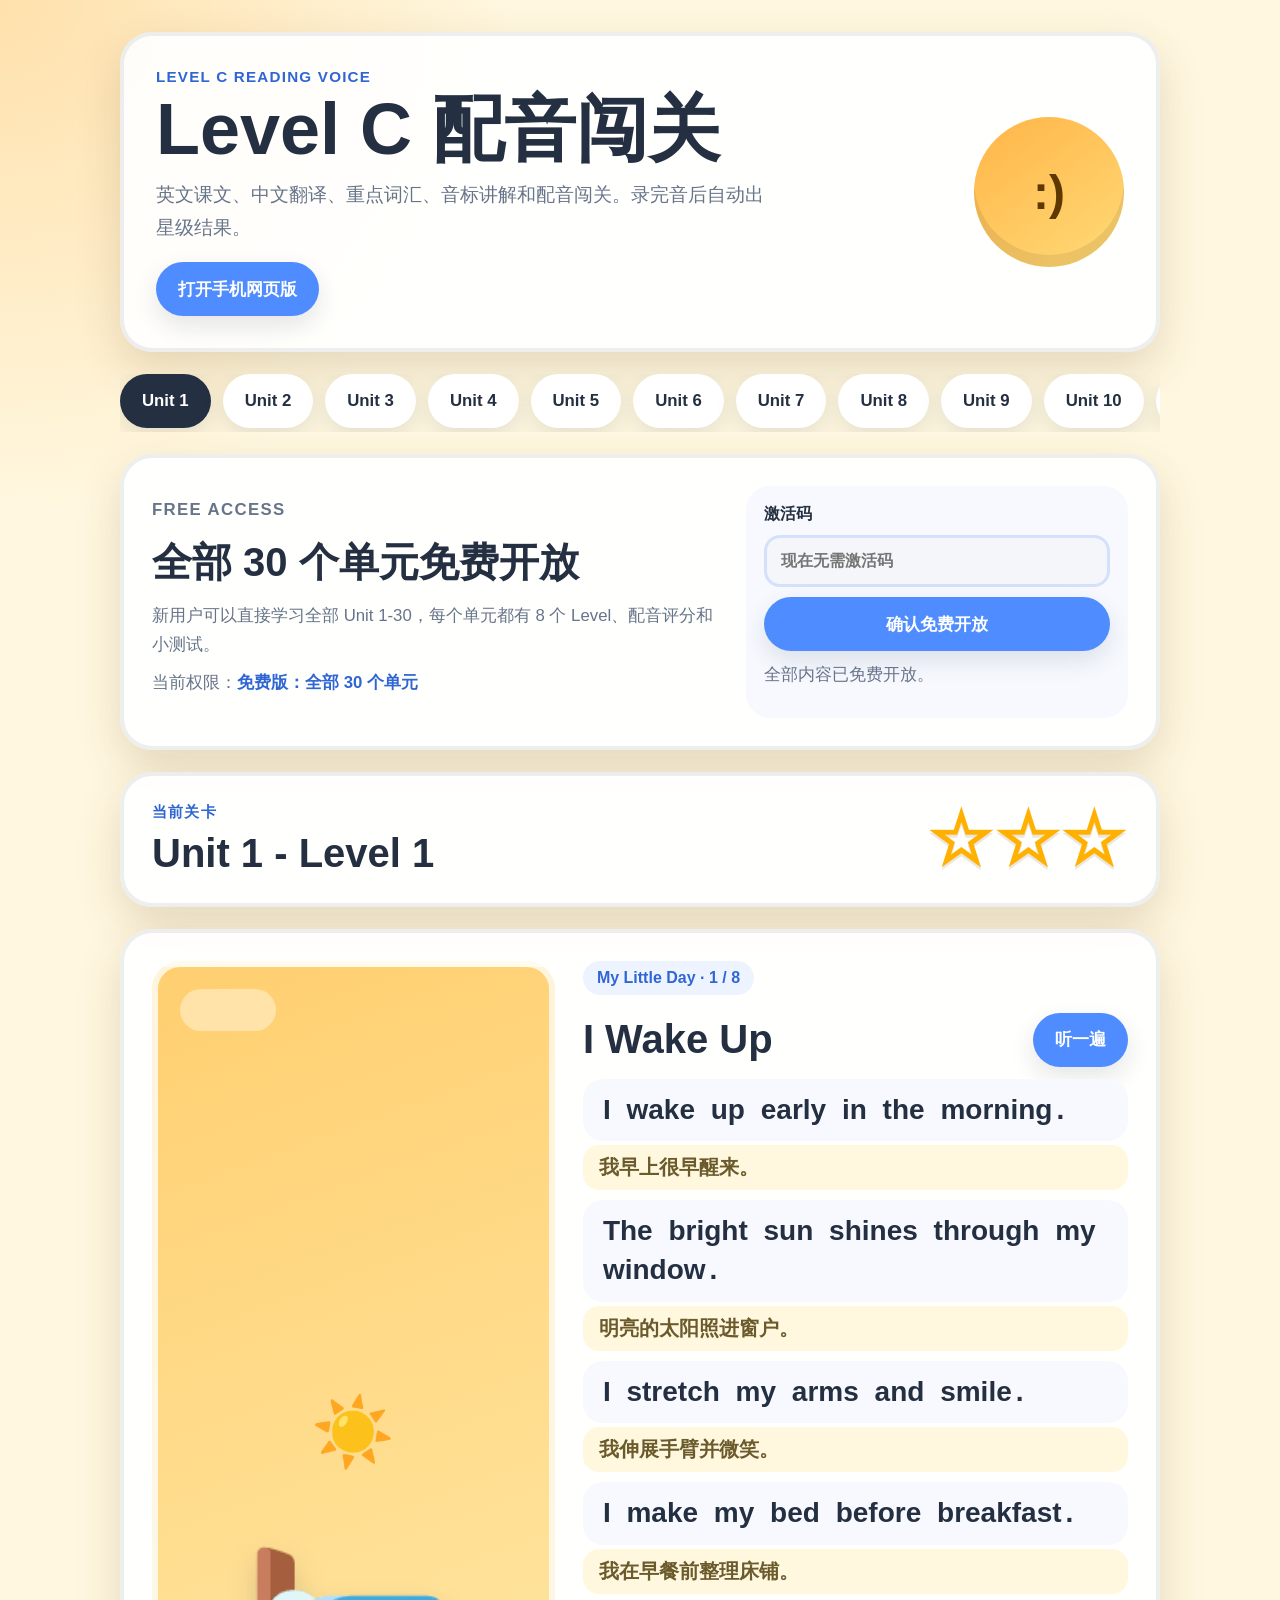
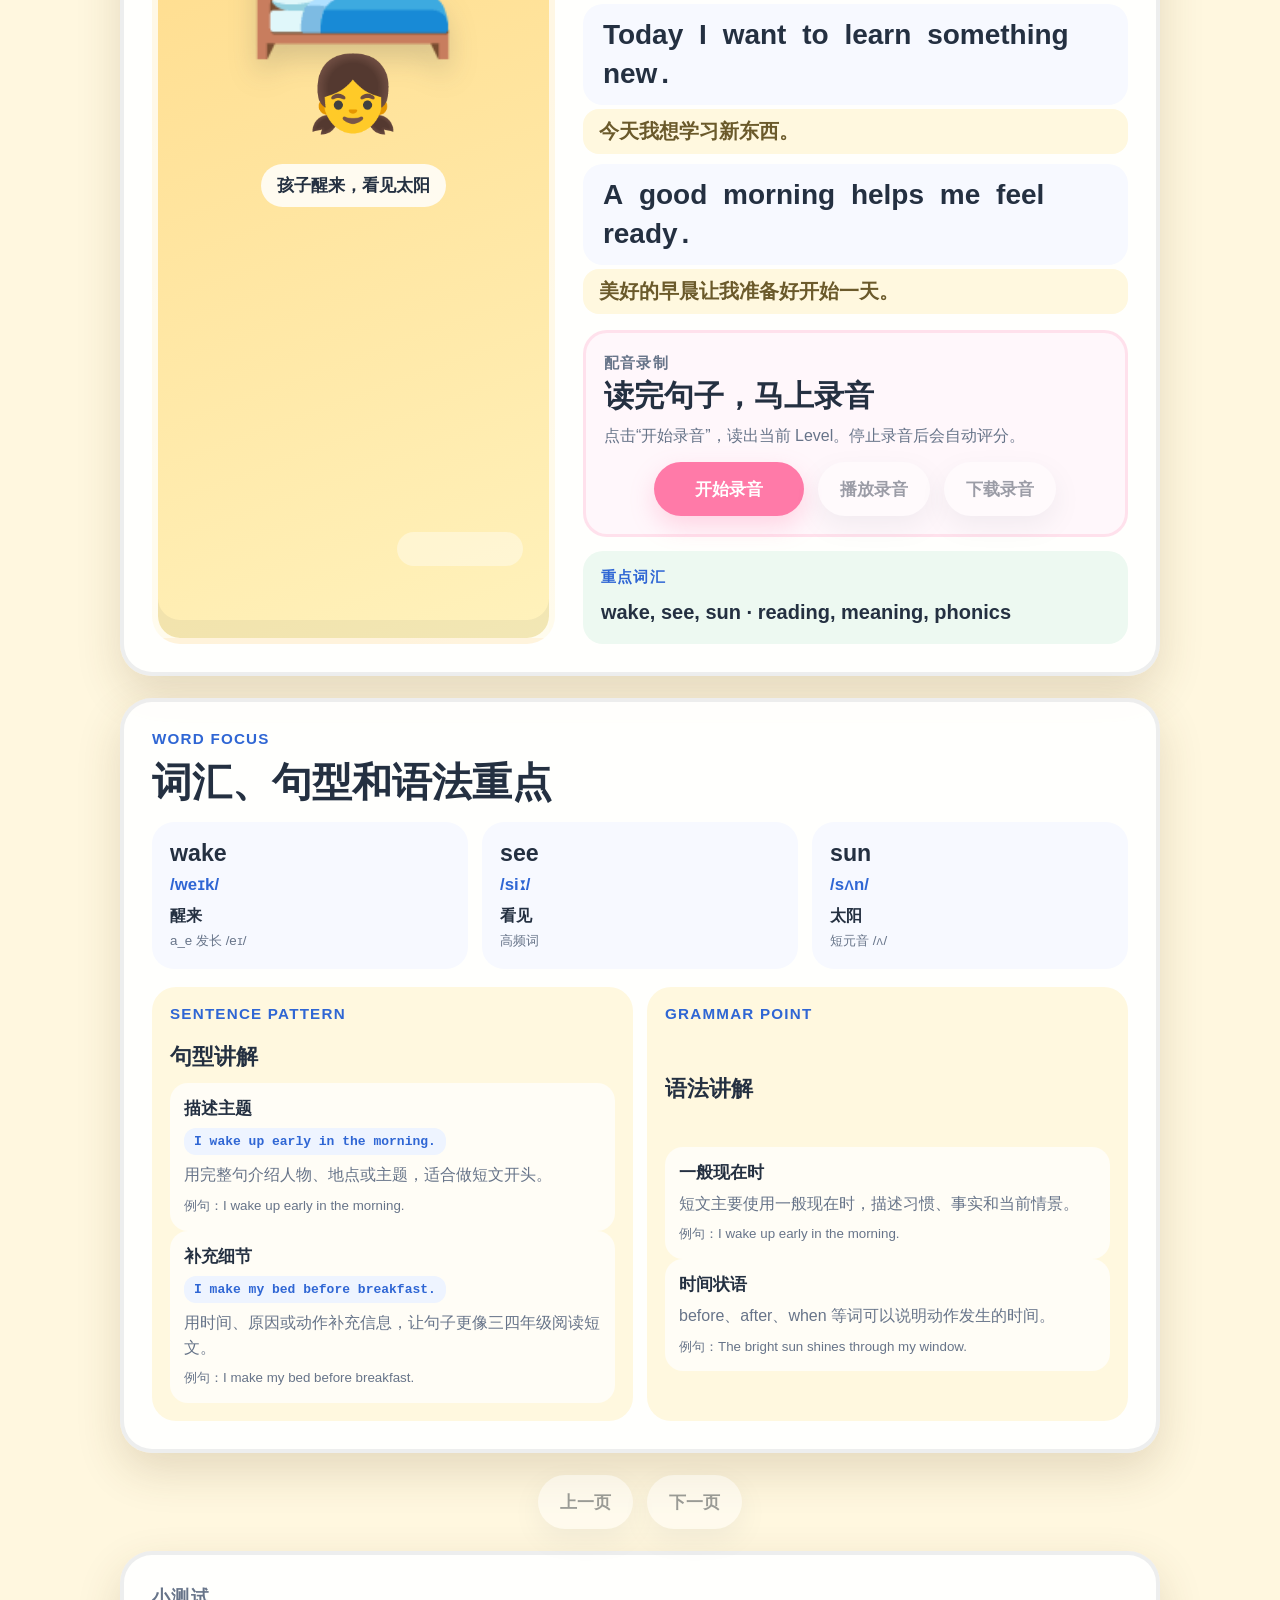
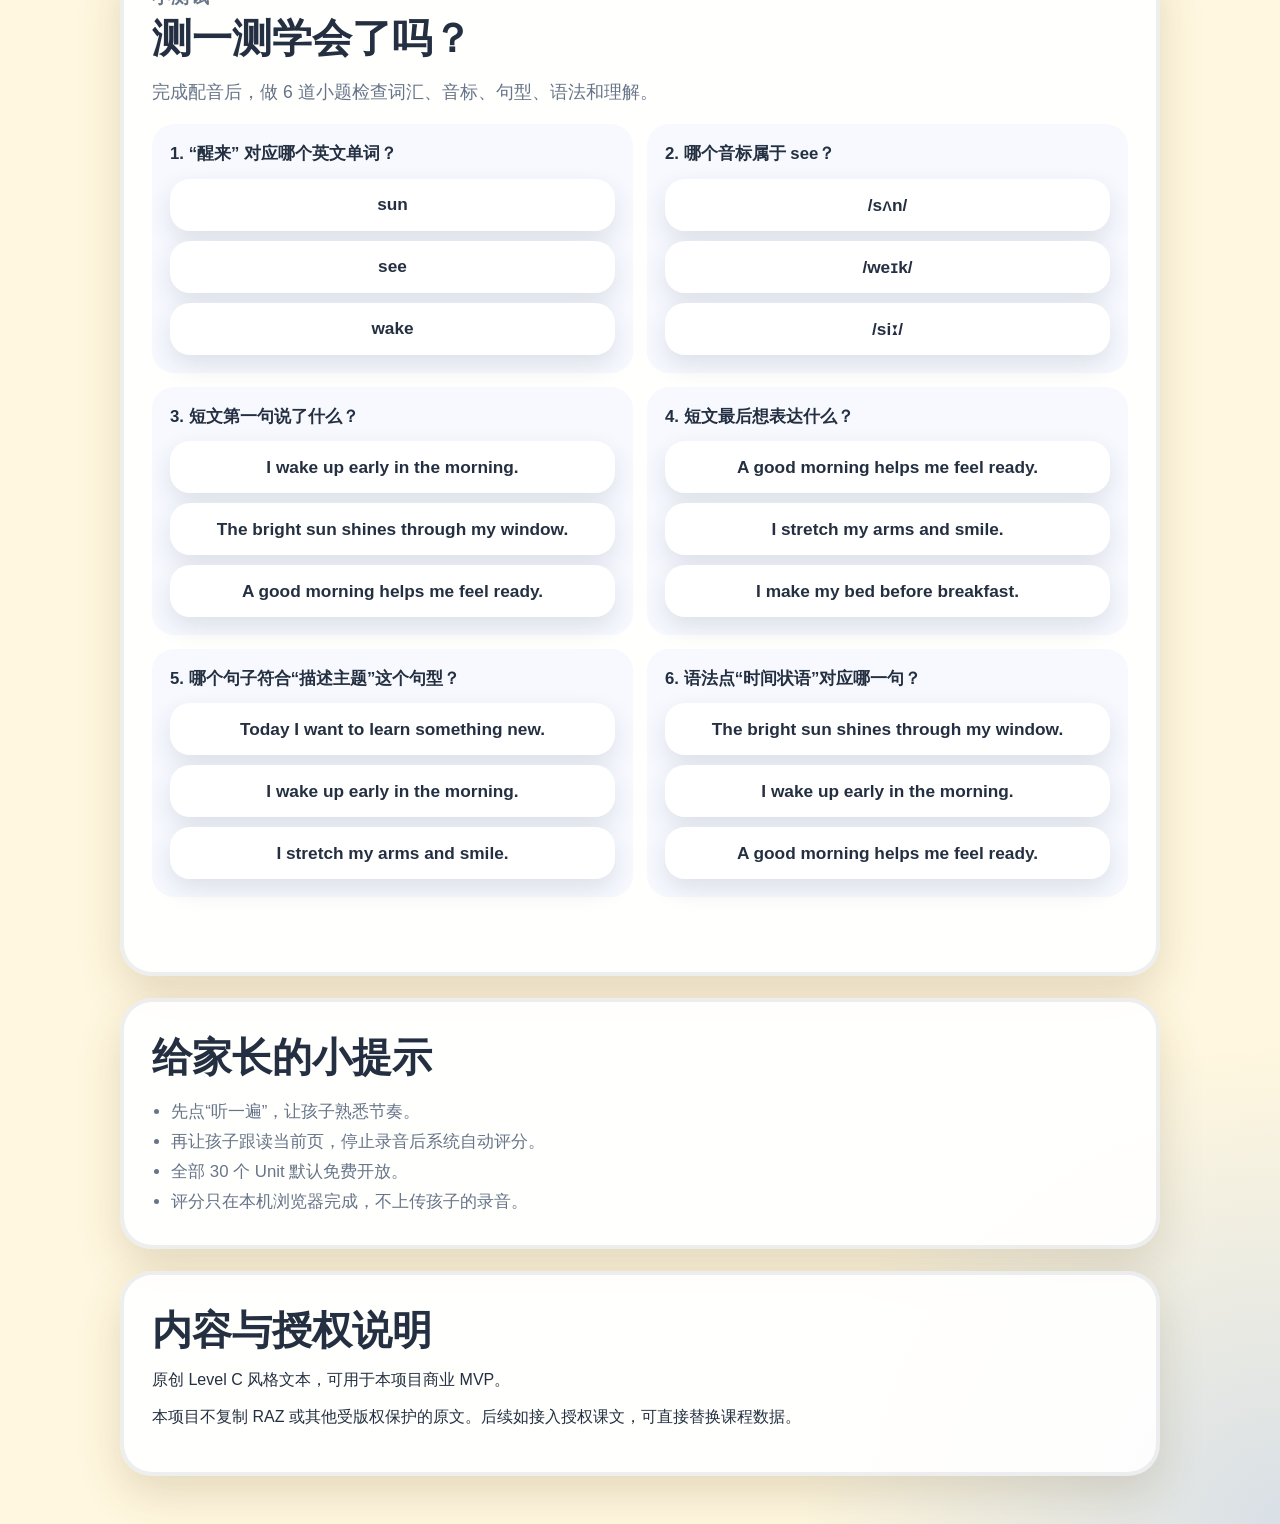
<file: index.html>
<!doctype html>
<html lang="zh-CN">
  <head>
    <meta charset="UTF-8" />
    <meta name="viewport" content="width=device-width, initial-scale=1.0" />
    <title>Level C 配音闯关</title>
    <link rel="stylesheet" href="styles.css" />
  </head>
  <body>
    <main class="app-shell">
      <section class="hero" aria-labelledby="page-title">
        <div>
          <p class="eyebrow">Level C Reading Voice</p>
          <h1 id="page-title">Level C 配音闯关</h1>
          <p class="hero-text">
            英文课文、中文翻译、重点词汇、音标讲解和配音闯关。录完音后自动出星级结果。
          </p>
          <a class="control-button primary mobile-entry" href="mobile.html">打开手机网页版</a>
        </div>
        <div class="mascot" aria-hidden="true">
          <span class="mascot-face">:)</span>
        </div>
      </section>

      <section class="story-picker" id="unitPicker" aria-label="选择单元">
        <button class="story-tab is-active" type="button" data-story="0">Unit 1</button>
        <button class="story-tab" type="button" data-story="1">Unit 2</button>
        <button class="story-tab" type="button" data-story="2">Unit 3</button>
      </section>

      <section class="pay-card" aria-labelledby="pay-title">
        <div>
          <p class="eyebrow">Free Access</p>
          <h2 id="pay-title">全部 30 个单元免费开放</h2>
          <p>
            新用户可以直接学习全部 Unit 1-30，每个单元都有 8 个 Level、配音评分和小测试。
          </p>
          <p class="access-line">当前权限：<strong id="accessBadge">免费版：全部 30 个单元</strong></p>
        </div>
        <div class="activation-box">
          <label for="activationCode">激活码</label>
          <input id="activationCode" type="text" inputmode="latin" placeholder="现在无需激活码" disabled />
          <button class="control-button primary" id="activateButton" type="button">确认免费开放</button>
          <p class="activation-message" id="activationMessage">全部内容已免费开放。</p>
        </div>
      </section>

      <section class="level-panel" aria-label="闯关进度">
        <div>
          <p class="eyebrow">当前关卡</p>
          <h2 id="levelTitle">Unit 1 - Level 1</h2>
        </div>
        <div class="stars" id="bestStars" aria-label="本关最高星级">☆☆☆</div>
      </section>

      <section class="reader-card" aria-live="polite">
        <div class="page-art" id="pageArt" role="img" aria-label="当前课文插图"></div>
        <div class="page-content">
          <p class="page-count" id="pageCount">Page 1 / 8</p>
          <div class="reader-title-row">
            <h2 id="storyTitle">I Wake Up</h2>
            <button class="control-button primary listen-button" id="speakPage" type="button">听一遍</button>
          </div>
          <div class="sentence-list" id="sentenceList">
            <div class="sentence-pair">
              <p class="sentence">I wake up early.</p>
              <p class="sentence-translation">我早上很早醒来。</p>
            </div>
            <div class="sentence-pair">
              <p class="sentence">I see the bright sun.</p>
              <p class="sentence-translation">我看见明亮的太阳。</p>
            </div>
            <div class="sentence-pair">
              <p class="sentence">I open my window.</p>
              <p class="sentence-translation">我打开窗户。</p>
            </div>
            <div class="sentence-pair">
              <p class="sentence">The air feels fresh.</p>
              <p class="sentence-translation">空气感觉很清新。</p>
            </div>
            <div class="sentence-pair">
              <p class="sentence">I get ready for school.</p>
              <p class="sentence-translation">我准备去上学。</p>
            </div>
            <div class="sentence-pair">
              <p class="sentence">It is a happy morning.</p>
              <p class="sentence-translation">这是一个快乐的早晨。</p>
            </div>
          </div>
          <div class="inline-record-panel" aria-labelledby="voice-title">
            <div>
              <p class="eyebrow">配音录制</p>
              <h2 id="voice-title">读完句子，马上录音</h2>
              <p id="recordHint">点击“开始录音”，读出当前 Level。停止录音后会自动评分。</p>
            </div>
            <div class="record-actions">
              <button class="record-button" id="recordButton" type="button">开始录音</button>
              <button class="control-button" id="playRecording" type="button" disabled>播放录音</button>
              <a class="download-link is-disabled" id="downloadRecording" href="#" download="level-c-voice.webm">下载录音</a>
            </div>
            <div class="score-card" id="scoreCard" hidden>
              <p class="score-stars" id="scoreStars">☆☆☆</p>
              <p id="scoreText">录音后自动评分。</p>
              <small id="scoreDetails"></small>
            </div>
            <p class="paywall-notice" id="paywallNotice" hidden>全部 30 个单元已免费开放。</p>
            <audio id="audioPlayback" controls hidden></audio>
          </div>
          <div class="focus-card">
            <p class="eyebrow">重点词汇</p>
            <p id="focusText">wake, see, sun · reading, meaning, phonics</p>
          </div>
        </div>
      </section>

      <section class="vocab-section" aria-labelledby="vocab-title">
        <div>
          <p class="eyebrow">Word Focus</p>
          <h2 id="vocab-title">词汇、句型和语法重点</h2>
        </div>
        <div class="vocab-grid" id="vocabularyList"></div>
        <div class="language-focus-grid">
          <section class="language-focus-card">
            <p class="eyebrow">Sentence Pattern</p>
            <h3>句型讲解</h3>
            <div id="patternList"></div>
          </section>
          <section class="language-focus-card">
            <p class="eyebrow">Grammar Point</p>
            <h3>语法讲解</h3>
            <div id="grammarList"></div>
          </section>
        </div>
      </section>

      <section class="controls" aria-label="阅读控制">
        <button class="control-button" id="prevPage" type="button">上一页</button>
        <button class="control-button" id="nextPage" type="button">下一页</button>
      </section>

      <section class="quiz-section" aria-labelledby="quiz-title">
        <div>
          <p class="eyebrow">小测试</p>
          <h2 id="quiz-title">测一测学会了吗？</h2>
          <p id="quizQuestion">完成配音后，再做小题检测词汇、句型、语法和理解。</p>
        </div>
        <div class="quiz-options" id="quizOptions"></div>
        <p class="quiz-result" id="quizResult" aria-live="polite"></p>
      </section>

      <section class="guide-card">
        <h2>给家长的小提示</h2>
        <ul>
          <li>先点“听一遍”，让孩子熟悉节奏。</li>
          <li>再让孩子跟读当前页，停止录音后系统自动评分。</li>
          <li>全部 30 个 Unit 默认免费开放。</li>
          <li>评分只在本机浏览器完成，不上传孩子的录音。</li>
        </ul>
      </section>

      <section class="guide-card">
        <h2>内容与授权说明</h2>
        <p id="sourceText">网页中的课文为原创 Level C 风格文本，可用于本项目商业 MVP。</p>
        <p>
          本项目不复制 RAZ 或其他受版权保护的原文。后续如接入授权课文，可直接替换课程数据。
        </p>
      </section>
    </main>

    <script src="app.js"></script>
  </body>
</html>
</file>
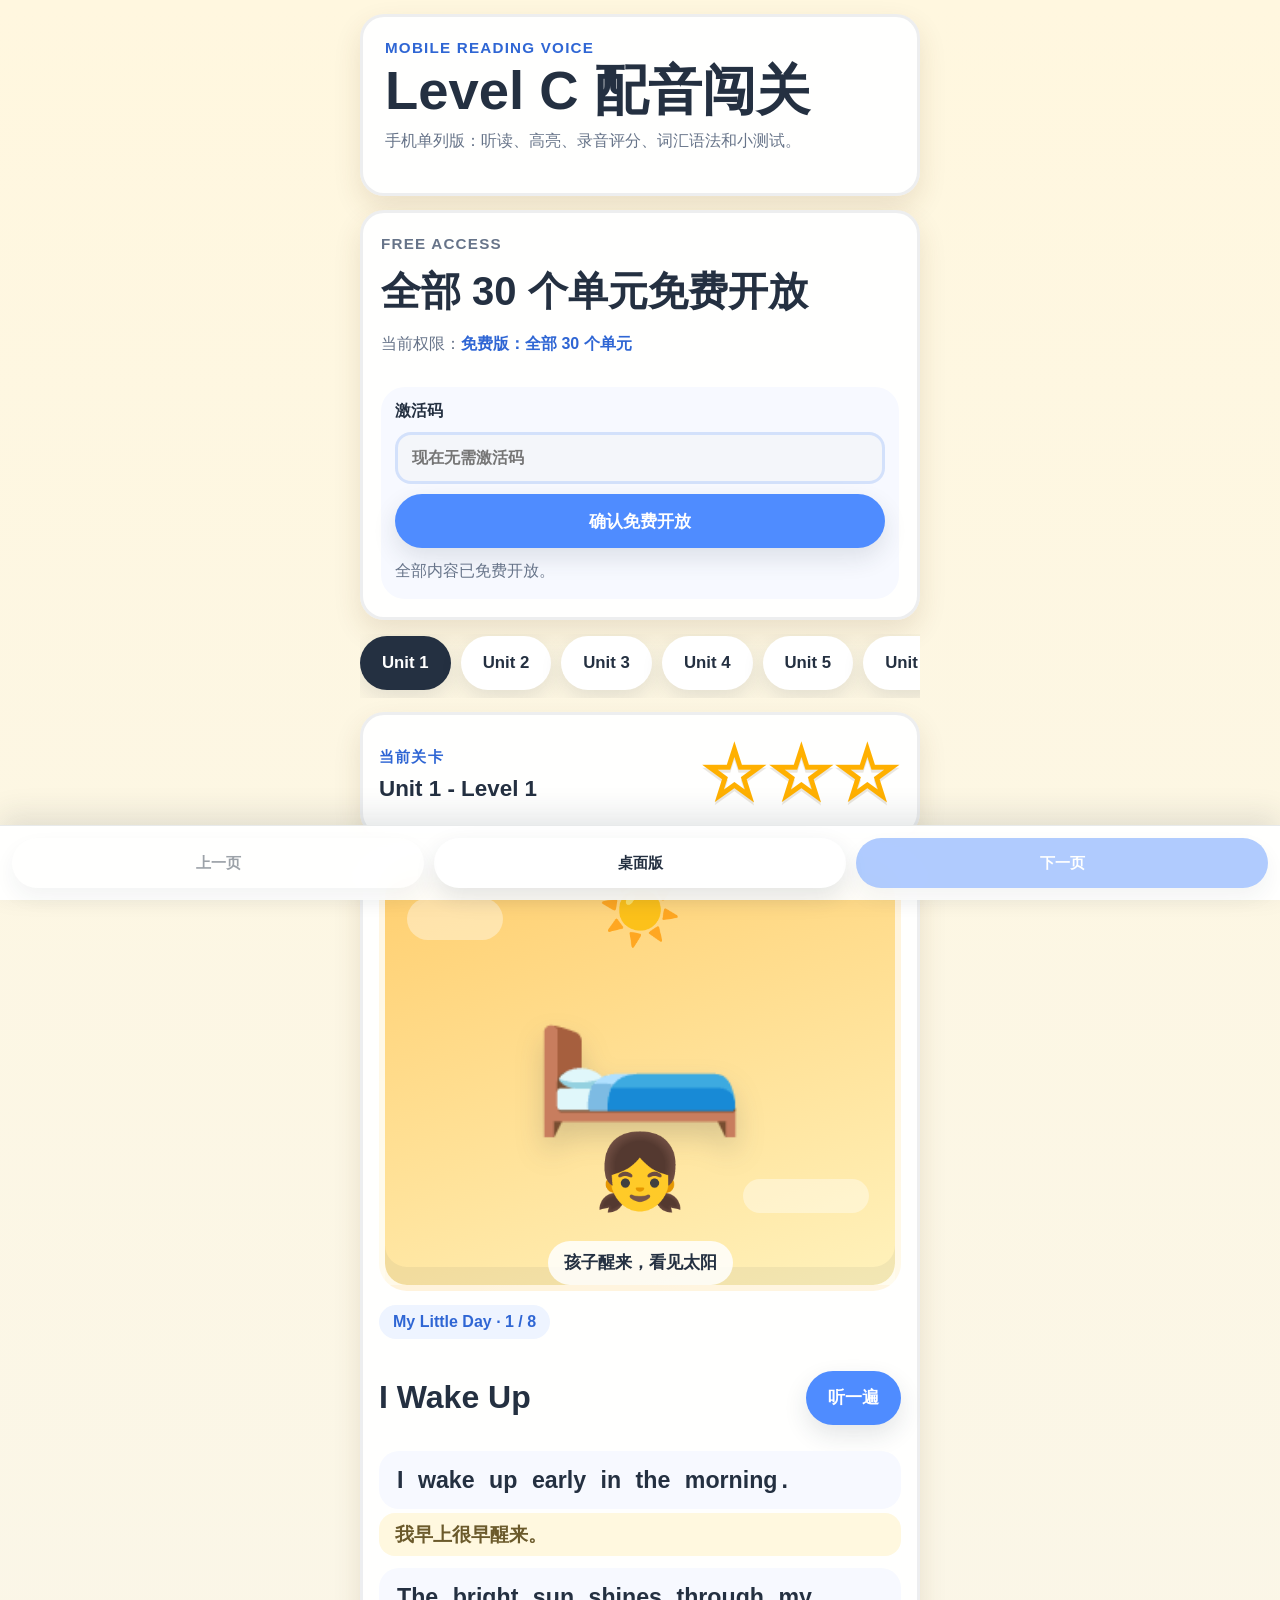
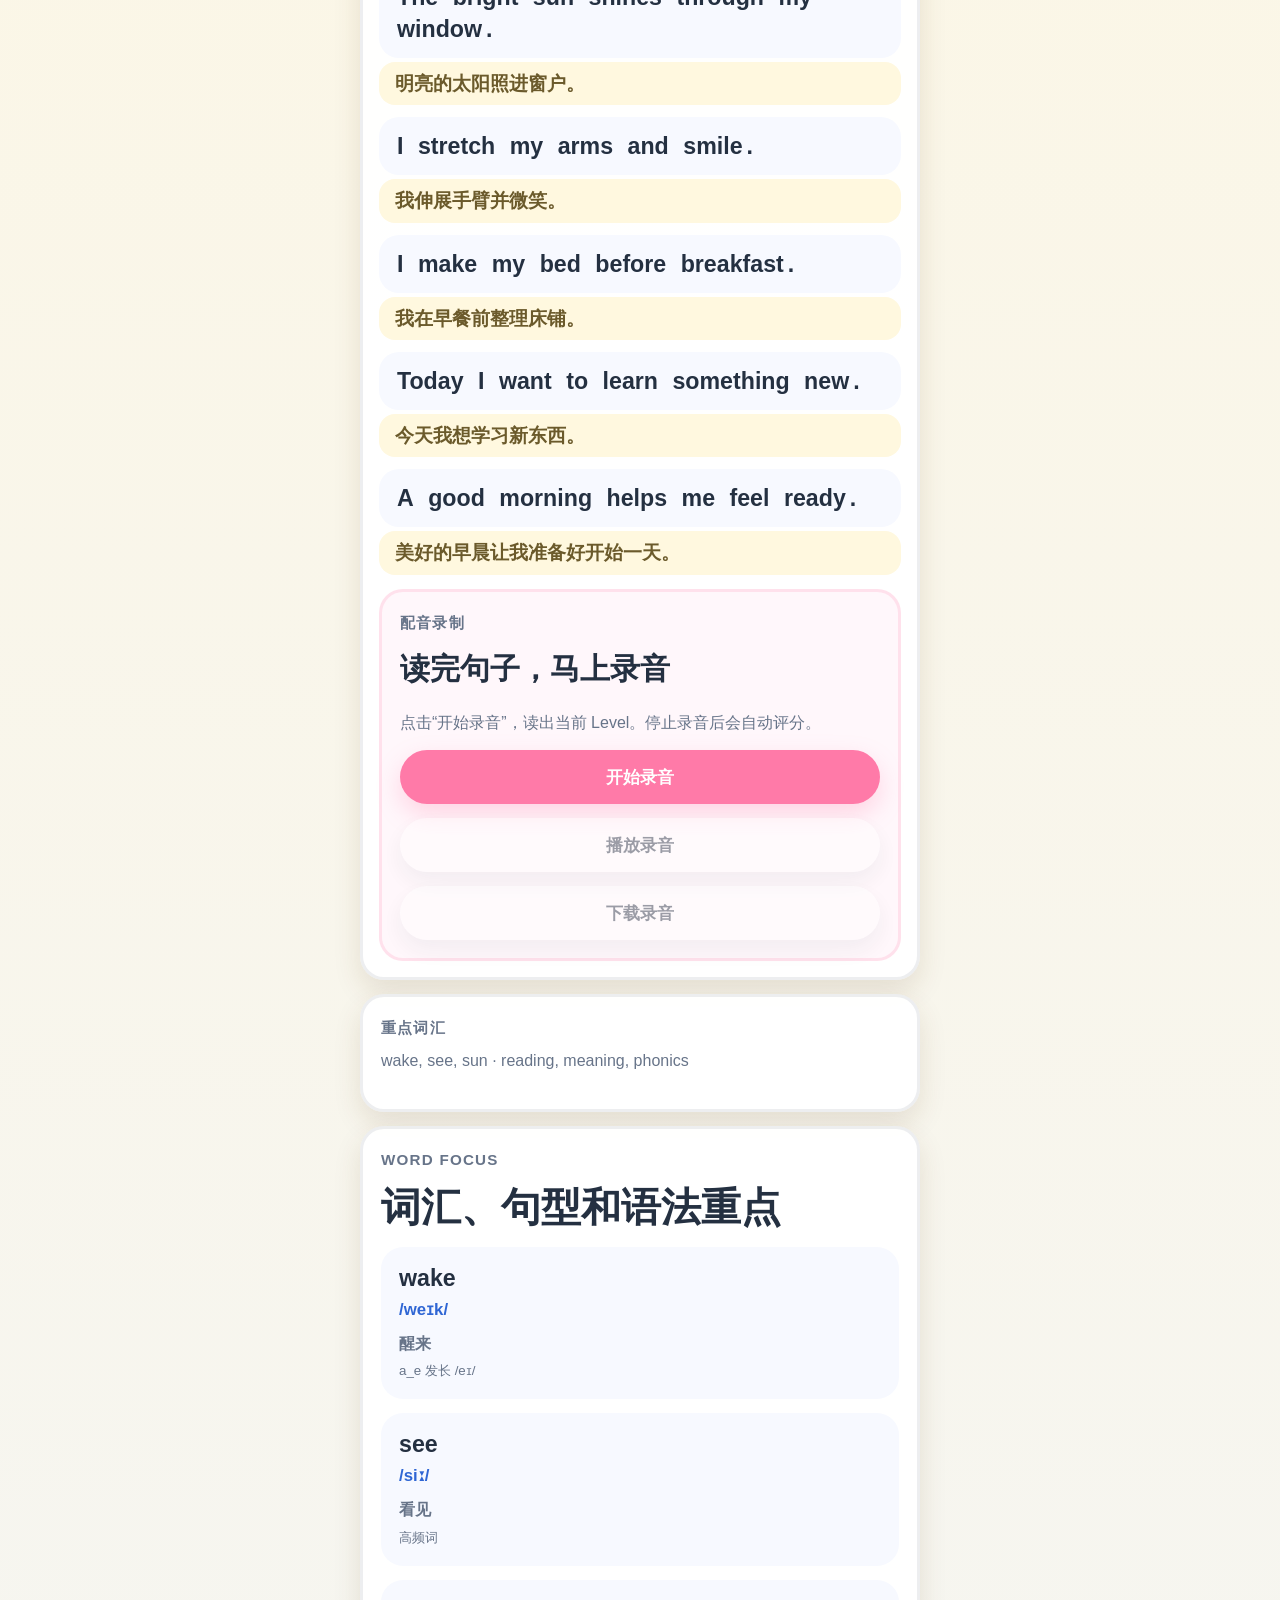
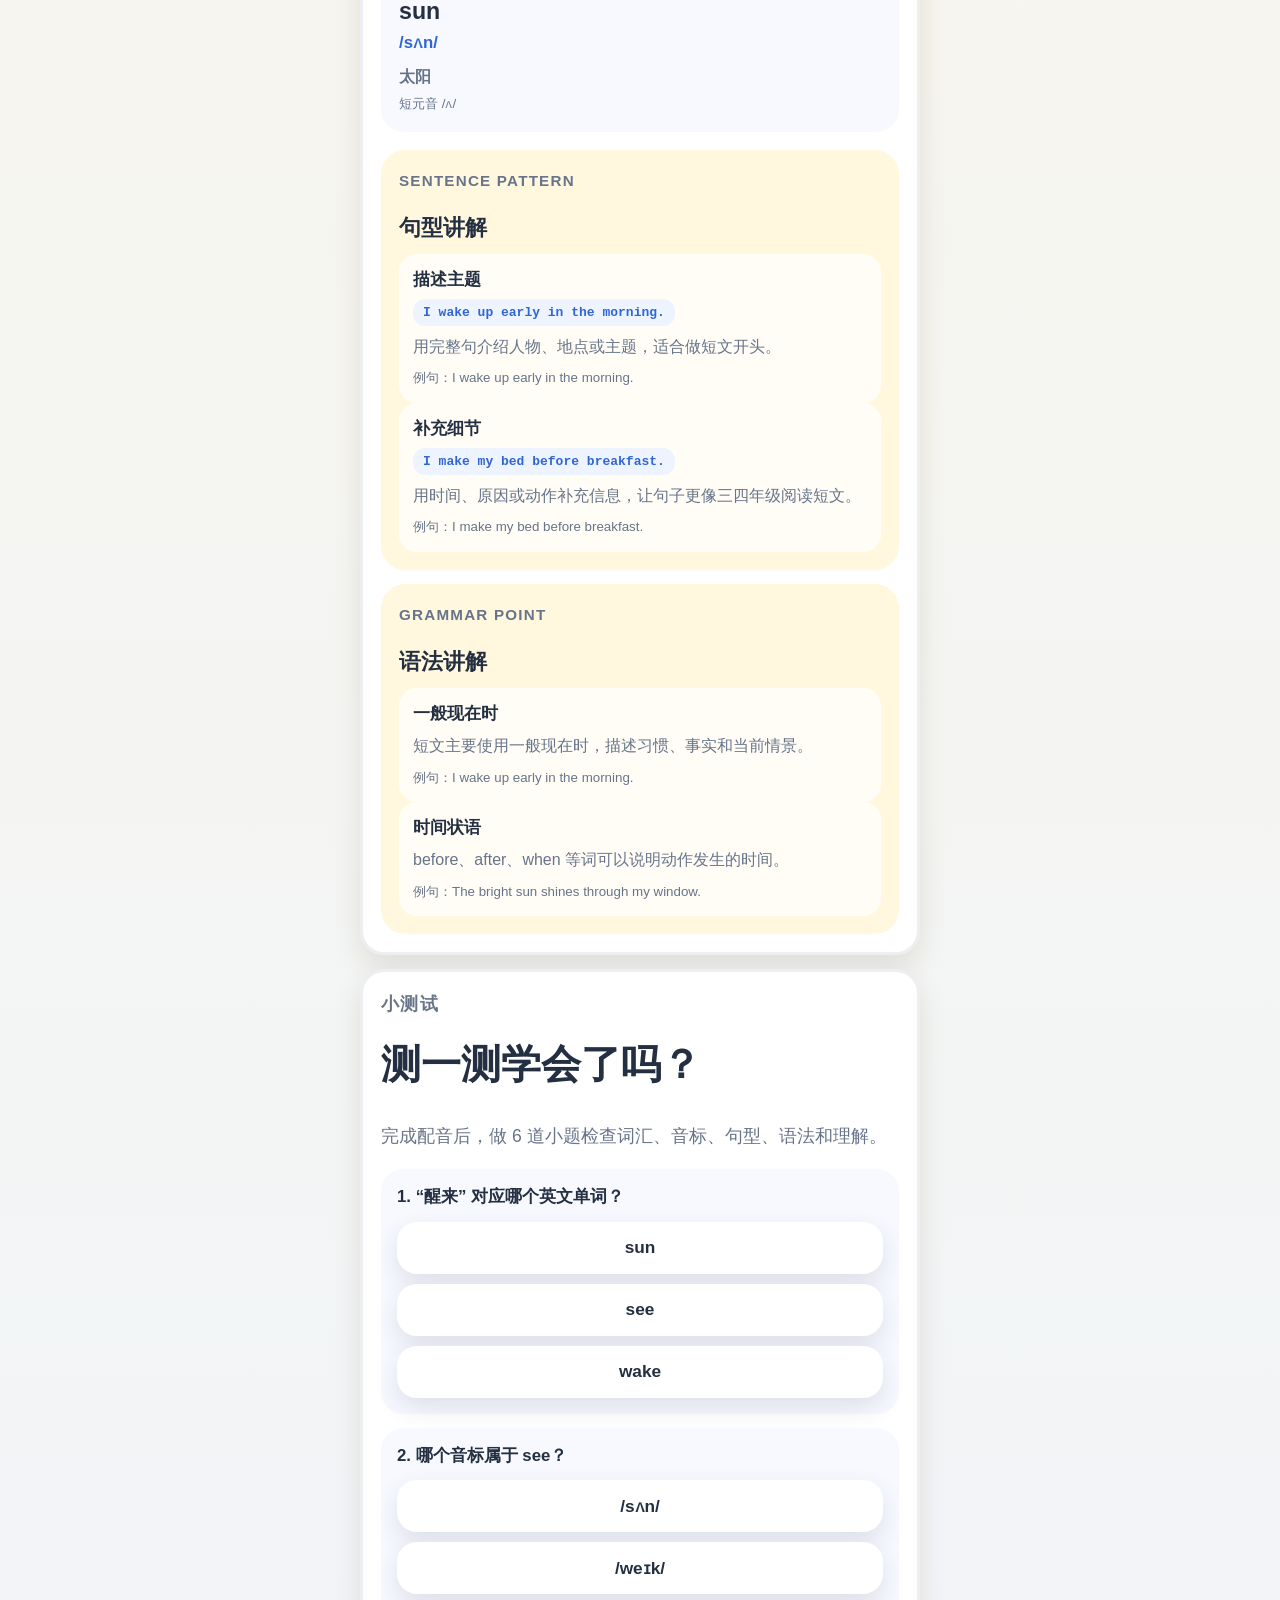
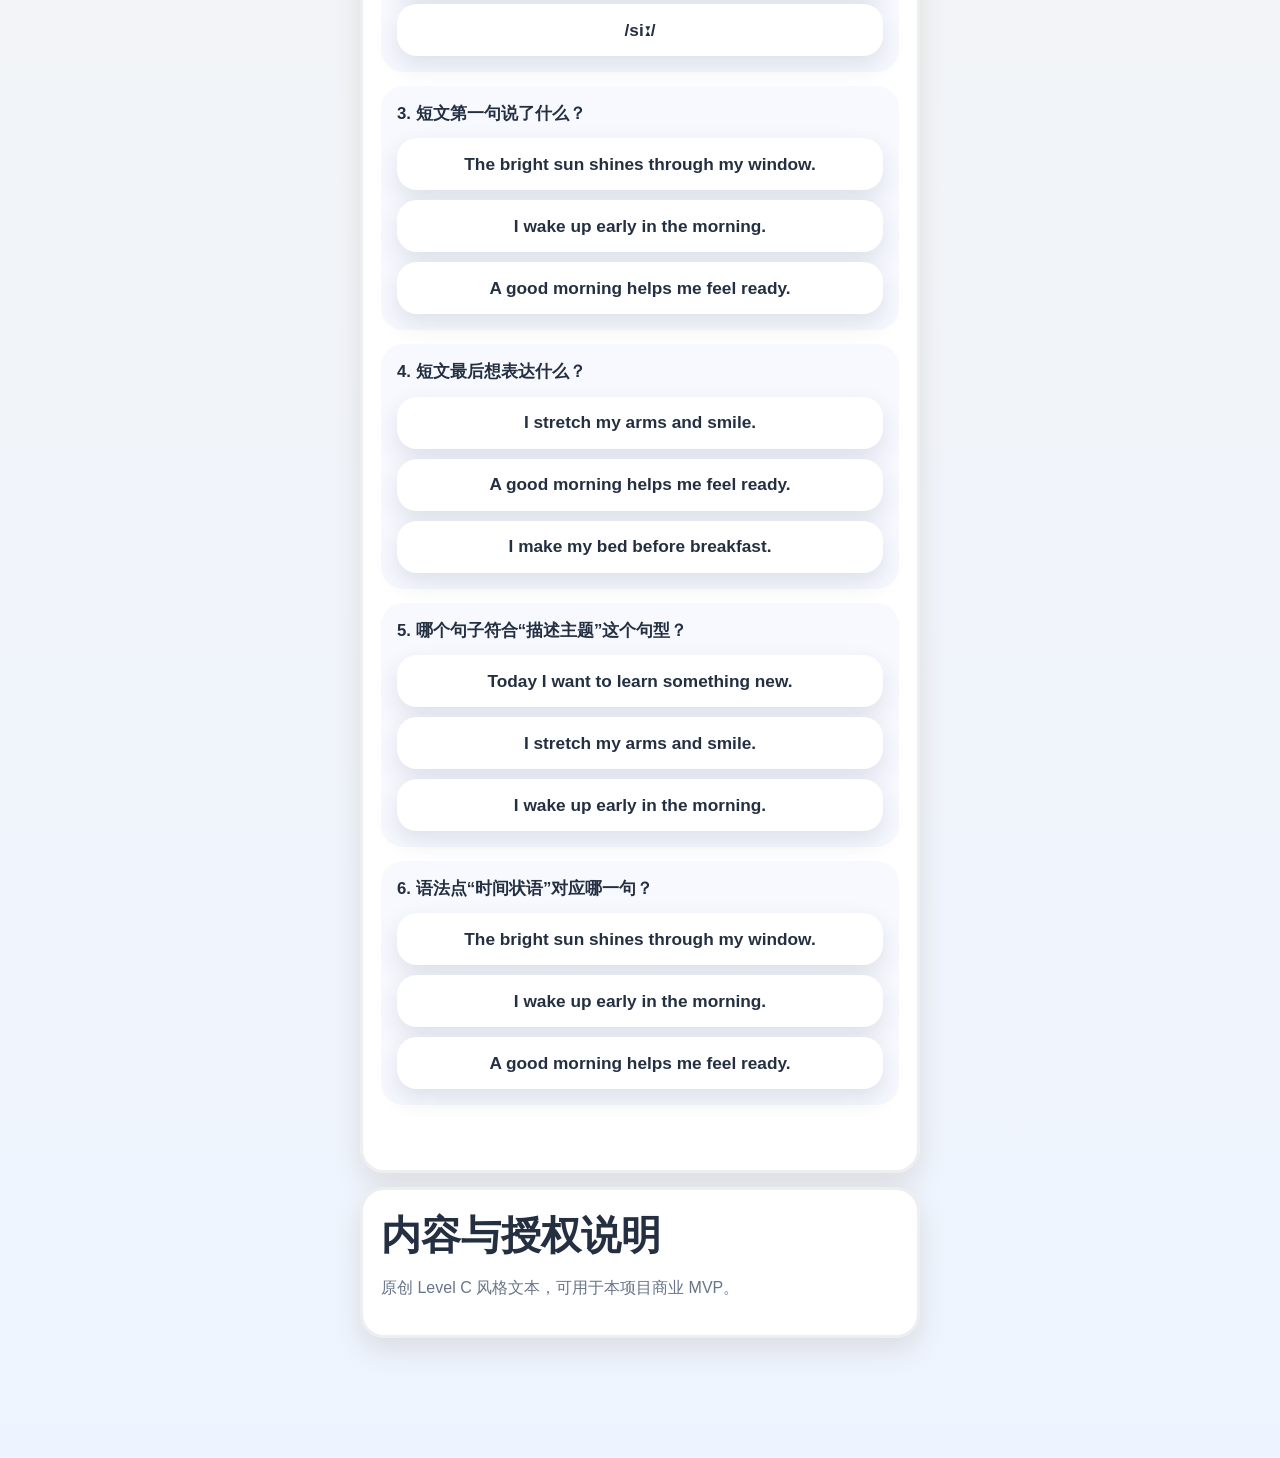
<file: mobile.html>
<!doctype html>
<html lang="zh-CN">
  <head>
    <meta charset="UTF-8" />
    <meta name="viewport" content="width=device-width, initial-scale=1.0, viewport-fit=cover" />
    <title>Level C 配音闯关 - 手机版</title>
    <link rel="stylesheet" href="styles.css" />
    <link rel="stylesheet" href="mobile.css" />
  </head>
  <body class="mobile-page">
    <main class="mobile-shell">
      <header class="mobile-hero">
        <p class="eyebrow">Mobile Reading Voice</p>
        <h1>Level C 配音闯关</h1>
        <p>手机单列版：听读、高亮、录音评分、词汇语法和小测试。</p>
      </header>

      <section class="mobile-card access-card" aria-labelledby="pay-title">
        <div>
          <p class="eyebrow">Free Access</p>
          <h2 id="pay-title">全部 30 个单元免费开放</h2>
          <p class="access-line">当前权限：<strong id="accessBadge">免费版：全部 30 个单元</strong></p>
        </div>
        <div class="activation-box compact-activation">
          <label for="activationCode">激活码</label>
          <input id="activationCode" type="text" inputmode="latin" placeholder="现在无需激活码" disabled />
          <button class="control-button primary" id="activateButton" type="button">确认免费开放</button>
          <p class="activation-message" id="activationMessage">全部内容已免费开放。</p>
        </div>
      </section>

      <nav class="mobile-units" id="unitPicker" aria-label="选择单元">
        <button class="story-tab is-active" type="button" data-story="0">Unit 1</button>
      </nav>

      <section class="mobile-level-bar" aria-label="闯关进度">
        <div>
          <p class="eyebrow">当前关卡</p>
          <h2 id="levelTitle">Unit 1 - Level 1</h2>
        </div>
        <div class="stars" id="bestStars" aria-label="本关最高星级">☆☆☆</div>
      </section>

      <section class="mobile-reader" aria-live="polite">
        <div class="page-art mobile-art" id="pageArt" role="img" aria-label="当前课文插图"></div>
        <div class="page-count" id="pageCount">Page 1 / 8</div>
        <div class="mobile-title-row">
          <h2 id="storyTitle">I Wake Up</h2>
          <button class="control-button primary listen-button" id="speakPage" type="button">听一遍</button>
        </div>
        <div class="sentence-list" id="sentenceList">
          <div class="sentence-pair">
            <p class="sentence">I wake up early.</p>
            <p class="sentence-translation">我早上很早醒来。</p>
          </div>
        </div>
        <div class="inline-record-panel mobile-record" aria-labelledby="voice-title">
          <p class="eyebrow">配音录制</p>
          <h2 id="voice-title">读完句子，马上录音</h2>
          <p id="recordHint">点击“开始录音”，读出当前 Level。停止录音后会自动评分。</p>
          <div class="record-actions">
            <button class="record-button" id="recordButton" type="button">开始录音</button>
            <button class="control-button" id="playRecording" type="button" disabled>播放录音</button>
            <a class="download-link is-disabled" id="downloadRecording" href="#" download="level-c-voice.webm">下载录音</a>
          </div>
          <div class="score-card" id="scoreCard" hidden>
            <p class="score-stars" id="scoreStars">☆☆☆</p>
            <p id="scoreText">录音后自动评分。</p>
            <small id="scoreDetails"></small>
          </div>
          <p class="paywall-notice" id="paywallNotice" hidden>全部 30 个单元已免费开放。</p>
          <audio id="audioPlayback" controls hidden></audio>
        </div>
      </section>

      <section class="mobile-card">
        <p class="eyebrow">重点词汇</p>
        <p id="focusText">wake, see, sun · reading, meaning, phonics</p>
      </section>

      <section class="mobile-card">
        <p class="eyebrow">Word Focus</p>
        <h2>词汇、句型和语法重点</h2>
        <div class="vocab-grid" id="vocabularyList"></div>
        <div class="language-focus-grid">
          <section class="language-focus-card">
            <p class="eyebrow">Sentence Pattern</p>
            <h3>句型讲解</h3>
            <div id="patternList"></div>
          </section>
          <section class="language-focus-card">
            <p class="eyebrow">Grammar Point</p>
            <h3>语法讲解</h3>
            <div id="grammarList"></div>
          </section>
        </div>
      </section>

      <section class="mobile-card quiz-section" aria-labelledby="quiz-title">
        <p class="eyebrow">小测试</p>
        <h2 id="quiz-title">测一测学会了吗？</h2>
        <p id="quizQuestion">完成配音后，再做小题检测词汇、句型、语法和理解。</p>
        <div class="quiz-options" id="quizOptions"></div>
        <p class="quiz-result" id="quizResult" aria-live="polite"></p>
      </section>

      <section class="mobile-card source-card">
        <h2>内容与授权说明</h2>
        <p id="sourceText">网页中的课文为原创 Level C 风格文本，可用于本项目商业 MVP。</p>
      </section>
    </main>

    <nav class="mobile-bottom-nav" aria-label="Level 控制">
      <button class="control-button" id="prevPage" type="button">上一页</button>
      <a class="control-button" href="index.html">桌面版</a>
      <button class="control-button primary" id="nextPage" type="button">下一页</button>
    </nav>

    <script src="app.js"></script>
  </body>
</html>
</file>
<file: styles.css>
:root {
  color-scheme: light;
  --bg: #fff7df;
  --card: #ffffff;
  --ink: #243041;
  --muted: #677489;
  --blue: #4f8cff;
  --blue-dark: #2f66d4;
  --orange: #ffb547;
  --green: #58c27d;
  --pink: #ff7aa8;
  --shadow: 0 18px 45px rgba(87, 60, 18, 0.16);
}

* {
  box-sizing: border-box;
}

body {
  margin: 0;
  min-height: 100vh;
  background:
    radial-gradient(circle at top left, rgba(255, 181, 71, 0.34), transparent 32rem),
    radial-gradient(circle at bottom right, rgba(79, 140, 255, 0.22), transparent 30rem),
    var(--bg);
  color: var(--ink);
  font-family: "Segoe UI", "Microsoft YaHei", Arial, sans-serif;
}

button,
a {
  -webkit-tap-highlight-color: transparent;
}

.app-shell {
  width: min(1040px, calc(100% - 32px));
  margin: 0 auto;
  padding: 32px 0 48px;
}

.hero,
.reader-card,
.voice-panel,
.level-panel,
.pay-card,
.vocab-section,
.quiz-section,
.guide-card {
  border: 4px solid rgba(36, 48, 65, 0.08);
  border-radius: 32px;
  background: rgba(255, 255, 255, 0.92);
  box-shadow: var(--shadow);
}

.hero {
  display: flex;
  align-items: center;
  justify-content: space-between;
  gap: 24px;
  padding: 32px;
}

.eyebrow {
  margin: 0 0 8px;
  color: var(--blue-dark);
  font-size: 0.95rem;
  font-weight: 800;
  letter-spacing: 0.08em;
  text-transform: uppercase;
}

h1,
h2,
p {
  margin-top: 0;
}

h1 {
  margin-bottom: 14px;
  font-size: clamp(2.2rem, 6vw, 4.5rem);
  line-height: 1;
}

h2 {
  margin-bottom: 12px;
  font-size: clamp(1.6rem, 4vw, 2.5rem);
}

.hero-text {
  max-width: 620px;
  margin-bottom: 0;
  color: var(--muted);
  font-size: 1.2rem;
  line-height: 1.7;
}

.mobile-entry {
  width: fit-content;
  margin-top: 18px;
}

.mascot {
  display: grid;
  flex: 0 0 150px;
  width: 150px;
  height: 150px;
  place-items: center;
  border-radius: 50%;
  background: linear-gradient(145deg, var(--orange), #ffda77);
  box-shadow: inset 0 -12px 0 rgba(0, 0, 0, 0.08);
}

.mascot-face {
  color: #5d3900;
  font-size: 3rem;
  font-weight: 900;
}

.story-picker {
  display: flex;
  gap: 12px;
  margin: 22px 0;
  overflow-x: auto;
  scroll-padding: 16px;
  padding-bottom: 4px;
}

.story-tab,
.control-button,
.record-button,
.download-link {
  min-height: 54px;
  border: 0;
  border-radius: 999px;
  cursor: pointer;
  font-size: 1.05rem;
  font-weight: 800;
  text-decoration: none;
  transition: transform 0.15s ease, box-shadow 0.15s ease, opacity 0.15s ease;
}

.story-tab {
  padding: 0 22px;
  background: #ffffff;
  color: var(--ink);
  box-shadow: 0 8px 22px rgba(36, 48, 65, 0.12);
  white-space: nowrap;
}

.story-tab.is-active {
  background: var(--ink);
  color: #ffffff;
}

.story-tab.is-locked {
  color: var(--muted);
}

.story-tab.is-locked::after {
  content: " 🔒";
}

.pay-card {
  display: grid;
  grid-template-columns: 1.2fr minmax(260px, 0.8fr);
  gap: 22px;
  align-items: center;
  margin-bottom: 22px;
  padding: 28px;
}

.pay-card p {
  margin-bottom: 10px;
  color: var(--muted);
  font-size: 1.05rem;
  line-height: 1.7;
}

.access-line strong {
  color: var(--blue-dark);
}

.activation-box {
  display: grid;
  gap: 10px;
  padding: 18px;
  border-radius: 24px;
  background: #f7f9ff;
}

.activation-box label {
  font-weight: 900;
}

.activation-box input {
  width: 100%;
  min-height: 52px;
  border: 3px solid rgba(79, 140, 255, 0.2);
  border-radius: 16px;
  padding: 0 14px;
  color: var(--ink);
  font: inherit;
  font-weight: 800;
  text-transform: uppercase;
}

.activation-message {
  margin: 0;
  color: var(--muted);
}

.activation-message.is-success {
  color: #24874c;
  font-weight: 900;
}

.activation-message.is-error {
  color: #c92852;
  font-weight: 900;
}

.level-panel {
  display: flex;
  align-items: center;
  justify-content: space-between;
  gap: 18px;
  margin-bottom: 22px;
  padding: 20px 28px;
}

.level-panel h2 {
  margin-bottom: 0;
}

.stars,
.score-stars {
  color: #ffb000;
  font-size: clamp(2.2rem, 6vw, 4rem);
  font-weight: 900;
  letter-spacing: 0.04em;
  text-shadow: 0 3px 0 rgba(90, 58, 0, 0.12);
  white-space: nowrap;
}

.reader-card {
  display: grid;
  grid-template-columns: minmax(220px, 0.85fr) minmax(260px, 1.15fr);
  gap: 28px;
  padding: 28px;
}

.page-art {
  position: relative;
  display: grid;
  align-content: center;
  justify-items: center;
  gap: 8px;
  overflow: hidden;
  min-height: 360px;
  border-radius: 28px;
  background: linear-gradient(160deg, var(--art-a), var(--art-b));
  border: 6px solid rgba(255, 255, 255, 0.75);
  box-shadow: inset 0 -18px 0 rgba(36, 48, 65, 0.06);
}

.page-art::before,
.page-art::after {
  position: absolute;
  content: "";
  border-radius: 999px;
  background: rgba(255, 255, 255, 0.38);
}

.page-art::before {
  top: 22px;
  left: 22px;
  width: 96px;
  height: 42px;
}

.page-art::after {
  right: 26px;
  bottom: 72px;
  width: 126px;
  height: 34px;
}

.scene-sky,
.scene-main,
.scene-props,
.scene-caption {
  position: relative;
  z-index: 1;
}

.scene-sky {
  font-size: clamp(2.4rem, 6vw, 4.2rem);
  line-height: 1;
  animation: floaty 3s ease-in-out infinite;
}

.scene-main {
  font-size: clamp(6rem, 17vw, 11rem);
  line-height: 1;
  filter: drop-shadow(0 14px 14px rgba(36, 48, 65, 0.18));
  transform-origin: center bottom;
  animation: popIn 0.45s ease both;
}

.scene-props {
  min-height: 1.2em;
  font-size: clamp(2.2rem, 7vw, 4.6rem);
  line-height: 1;
}

.scene-caption {
  max-width: min(88%, 320px);
  margin: 10px 0 0;
  padding: 10px 16px;
  border-radius: 999px;
  background: rgba(255, 255, 255, 0.84);
  color: var(--ink);
  font-size: 1.08rem;
  font-weight: 900;
  line-height: 1.35;
  text-align: center;
}

.page-content {
  display: flex;
  flex-direction: column;
  justify-content: center;
}

.reader-title-row {
  display: flex;
  align-items: center;
  justify-content: space-between;
  gap: 14px;
}

.reader-title-row h2 {
  margin-bottom: 0;
}

.listen-button {
  flex: 0 0 auto;
}

.page-count {
  width: fit-content;
  margin-bottom: 18px;
  padding: 8px 14px;
  border-radius: 999px;
  background: #eef4ff;
  color: var(--blue-dark);
  font-weight: 800;
}

.sentence-list {
  display: grid;
  gap: 10px;
  margin-top: 12px;
}

.sentence-pair {
  display: grid;
  gap: 4px;
}

.sentence {
  margin: 0;
  padding: 12px 16px;
  border-radius: 20px;
  background: #f7f9ff;
  font-size: clamp(1.2rem, 3.2vw, 1.75rem);
  font-weight: 900;
  line-height: 1.38;
}

.sentence-translation {
  margin: 0;
  padding: 8px 16px;
  border-radius: 16px;
  background: #fff8df;
  color: #6b5a2b;
  font-size: clamp(1rem, 2.6vw, 1.25rem);
  font-weight: 800;
  line-height: 1.45;
  transition: background 0.12s ease, color 0.12s ease, transform 0.12s ease;
}

.sentence-translation.is-speaking {
  background: #ffe066;
  color: #1f2937;
  transform: translateY(-1px);
  box-shadow: 0 8px 18px rgba(255, 176, 0, 0.2);
}

.read-word {
  display: inline-block;
  border-radius: 12px;
  padding: 0 4px;
  transition: background 0.12s ease, color 0.12s ease, transform 0.12s ease;
}

.read-word.is-speaking {
  background: #ffe066;
  color: #1f2937;
  transform: translateY(-2px);
  box-shadow: 0 8px 18px rgba(255, 176, 0, 0.28);
}

.translation-card,
.focus-card {
  margin-top: 14px;
  padding: 16px 18px;
  border-radius: 20px;
  background: #fff8df;
}

.translation-card p:last-child,
.focus-card p:last-child {
  margin-bottom: 0;
  color: var(--ink);
  font-size: 1.25rem;
  font-weight: 800;
  line-height: 1.6;
}

.focus-card {
  background: #edf9f1;
}

.vocab-section {
  margin-top: 22px;
  padding: 28px;
}

.vocab-grid {
  display: grid;
  grid-template-columns: repeat(3, minmax(0, 1fr));
  gap: 14px;
}

.language-focus-grid {
  display: grid;
  grid-template-columns: repeat(2, minmax(0, 1fr));
  gap: 14px;
  margin-top: 18px;
}

.language-focus-card {
  display: grid;
  gap: 12px;
  padding: 18px;
  border-radius: 24px;
  background: #fff8df;
}

.language-focus-card h3 {
  margin: 0;
  color: var(--ink);
  font-size: 1.35rem;
}

.language-item {
  display: grid;
  gap: 8px;
  padding: 14px;
  border-radius: 18px;
  background: rgba(255, 255, 255, 0.72);
}

.language-item strong {
  color: var(--ink);
  font-size: 1.05rem;
}

.language-item code {
  width: fit-content;
  padding: 6px 10px;
  border-radius: 12px;
  background: #eef4ff;
  color: var(--blue-dark);
  font-weight: 900;
  white-space: normal;
}

.language-item p,
.language-item small {
  margin: 0;
  color: var(--muted);
  line-height: 1.55;
}

.vocab-card {
  padding: 18px;
  border-radius: 22px;
  background: #f7f9ff;
}

.vocab-card strong {
  display: block;
  color: var(--ink);
  font-size: 1.45rem;
}

.vocab-card span {
  display: block;
  margin-top: 6px;
  color: var(--blue-dark);
  font-size: 1.05rem;
  font-weight: 900;
}

.vocab-card p {
  margin: 10px 0 4px;
  color: var(--ink);
  font-weight: 800;
}

.vocab-card small {
  color: var(--muted);
  line-height: 1.5;
}

.quiz-section {
  display: grid;
  gap: 18px;
  margin-top: 22px;
  padding: 28px;
}

.quiz-section p {
  margin-bottom: 0;
  color: var(--muted);
  font-size: 1.1rem;
  line-height: 1.6;
}

.quiz-options {
  display: grid;
  grid-template-columns: repeat(2, minmax(0, 1fr));
  gap: 14px;
}

.quiz-card {
  display: grid;
  gap: 12px;
  padding: 18px;
  border-radius: 22px;
  background: #f7f9ff;
}

.quiz-card h3 {
  margin: 0;
  color: var(--ink);
  font-size: 1.05rem;
  line-height: 1.45;
}

.quiz-choice-row {
  display: grid;
  gap: 10px;
}

.quiz-option {
  min-height: 52px;
  border: 0;
  border-radius: 20px;
  background: #ffffff;
  color: var(--ink);
  cursor: pointer;
  font-size: 1.08rem;
  font-weight: 900;
  box-shadow: 0 10px 24px rgba(36, 48, 65, 0.12);
}

.quiz-option.is-correct {
  background: #edfff4;
  color: #24874c;
}

.quiz-option.is-wrong {
  background: #fff0f5;
  color: #c92852;
}

.quiz-result {
  min-height: 1.6em;
  font-weight: 900;
}

.controls,
.record-actions {
  display: flex;
  flex-wrap: wrap;
  gap: 14px;
  align-items: center;
  justify-content: center;
}

.controls {
  margin: 22px 0;
}

.control-button,
.download-link {
  display: inline-flex;
  align-items: center;
  justify-content: center;
  padding: 0 22px;
  background: #ffffff;
  color: var(--ink);
  box-shadow: 0 10px 24px rgba(36, 48, 65, 0.12);
}

.control-button.primary {
  background: var(--blue);
  color: #ffffff;
}

.record-button {
  min-width: 150px;
  padding: 0 24px;
  background: var(--pink);
  color: #ffffff;
  box-shadow: 0 10px 24px rgba(255, 122, 168, 0.28);
}

.record-button.is-recording {
  background: #e13c64;
  animation: pulse 1.2s infinite;
}

.voice-panel {
  display: grid;
  grid-template-columns: 1fr auto;
  gap: 20px;
  align-items: center;
  padding: 28px;
}

.voice-panel p {
  margin-bottom: 0;
  color: var(--muted);
  font-size: 1.08rem;
  line-height: 1.7;
}

.inline-record-panel {
  display: grid;
  gap: 14px;
  margin-top: 16px;
  padding: 18px;
  border: 3px solid rgba(255, 122, 168, 0.18);
  border-radius: 24px;
  background: #fff7fb;
}

.inline-record-panel h2 {
  margin-bottom: 6px;
  font-size: clamp(1.35rem, 3vw, 1.9rem);
}

.inline-record-panel p {
  margin-bottom: 0;
  color: var(--muted);
  line-height: 1.6;
}

.download-link.is-disabled,
button:disabled {
  cursor: not-allowed;
  opacity: 0.45;
  pointer-events: none;
}

.score-card {
  grid-column: 1 / -1;
  display: grid;
  gap: 4px;
  padding: 18px 20px;
  border-radius: 24px;
  background: #fff8df;
  border: 3px dashed rgba(255, 176, 0, 0.42);
  text-align: center;
}

.score-card[hidden] {
  display: none;
}

.score-card p {
  margin: 0;
}

.score-card small {
  color: var(--muted);
  font-weight: 800;
  line-height: 1.5;
}

.score-card.is-pass {
  background: #edfff4;
  border-color: rgba(88, 194, 125, 0.55);
}

.score-card.is-retry {
  background: #fff0f5;
  border-color: rgba(255, 122, 168, 0.5);
}

.paywall-notice {
  grid-column: 1 / -1;
  margin: 0;
  padding: 14px 18px;
  border-radius: 18px;
  background: #fff0f5;
  color: #a3244a;
  font-weight: 900;
}

.guide-card {
  margin-top: 22px;
  padding: 28px;
}

.guide-card ul {
  margin: 0;
  padding-left: 1.2rem;
  color: var(--muted);
  font-size: 1.05rem;
  line-height: 1.8;
}

button:focus-visible,
a:focus-visible {
  outline: 5px solid rgba(79, 140, 255, 0.36);
  outline-offset: 4px;
}

button:hover:not(:disabled),
a:hover:not(.is-disabled) {
  transform: translateY(-2px);
  box-shadow: 0 14px 28px rgba(36, 48, 65, 0.16);
}

@keyframes pulse {
  50% {
    transform: scale(1.04);
  }
}

@keyframes floaty {
  50% {
    transform: translateY(-8px);
  }
}

@keyframes popIn {
  from {
    opacity: 0;
    transform: scale(0.88) translateY(12px);
  }
  to {
    opacity: 1;
    transform: scale(1) translateY(0);
  }
}

@media (max-width: 760px) {
  .hero,
  .reader-card,
  .voice-panel,
  .pay-card {
    grid-template-columns: 1fr;
  }

  .hero {
    flex-direction: column;
    align-items: flex-start;
  }

  .mascot {
    width: 110px;
    height: 110px;
  }

  .page-art {
    min-height: 240px;
  }

  .vocab-grid {
    grid-template-columns: 1fr;
  }

  .language-focus-grid {
    grid-template-columns: 1fr;
  }

  .reader-title-row {
    align-items: stretch;
    flex-direction: column;
  }

  .quiz-options {
    grid-template-columns: 1fr;
  }

  .record-actions,
  .controls {
    justify-content: stretch;
  }

  .control-button,
  .record-button,
  .download-link {
    flex: 1 1 150px;
  }
}
</file>
<file: mobile.css>
body.mobile-page {
  background: linear-gradient(180deg, #fff7df 0%, #eef4ff 100%);
}

.mobile-shell {
  width: min(100% - 20px, 560px);
  margin: 0 auto;
  padding: 14px 0 104px;
}

.mobile-hero,
.mobile-card,
.mobile-reader,
.mobile-level-bar {
  border: 3px solid rgba(36, 48, 65, 0.08);
  border-radius: 24px;
  background: rgba(255, 255, 255, 0.96);
  box-shadow: 0 12px 28px rgba(87, 60, 18, 0.12);
}

.mobile-hero {
  padding: 22px;
}

.mobile-hero h1 {
  margin-bottom: 10px;
  font-size: clamp(2.1rem, 12vw, 3.4rem);
}

.mobile-hero p:last-child,
.mobile-card p,
.mobile-record p {
  color: var(--muted);
  line-height: 1.65;
}

.mobile-card {
  margin-top: 14px;
  padding: 18px;
}

.access-card {
  display: grid;
  gap: 14px;
}

.compact-activation {
  padding: 14px;
}

.mobile-units {
  display: flex;
  gap: 10px;
  margin: 14px 0;
  overflow-x: auto;
  padding: 2px 2px 8px;
  scroll-snap-type: x proximity;
}

.mobile-units .story-tab {
  flex: 0 0 auto;
  min-width: 86px;
  scroll-snap-align: start;
}

.mobile-level-bar {
  display: flex;
  align-items: center;
  justify-content: space-between;
  gap: 10px;
  padding: 16px;
}

.mobile-level-bar h2 {
  margin: 0;
  font-size: 1.4rem;
}

.mobile-reader {
  display: grid;
  gap: 14px;
  margin-top: 14px;
  padding: 16px;
}

.mobile-art {
  min-height: 220px;
}

.mobile-title-row {
  display: grid;
  grid-template-columns: 1fr auto;
  gap: 12px;
  align-items: center;
}

.mobile-title-row h2 {
  margin: 0;
  font-size: clamp(1.5rem, 7vw, 2rem);
}

.mobile-page .sentence-list {
  gap: 12px;
}

.mobile-page .sentence {
  padding: 13px 14px;
  font-size: clamp(1.12rem, 5.2vw, 1.45rem);
}

.mobile-page .sentence-translation {
  font-size: clamp(0.98rem, 4.4vw, 1.18rem);
}

.mobile-record {
  margin-top: 0;
}

.mobile-page .record-actions,
.mobile-page .quiz-options,
.mobile-page .vocab-grid,
.mobile-page .language-focus-grid {
  grid-template-columns: 1fr;
}

.mobile-page .record-actions {
  display: grid;
}

.mobile-page .record-button,
.mobile-page .control-button,
.mobile-page .download-link {
  width: 100%;
}

.mobile-page .quiz-card {
  padding: 16px;
}

.source-card {
  margin-bottom: 16px;
}

.mobile-bottom-nav {
  position: fixed;
  right: 0;
  bottom: 0;
  left: 0;
  z-index: 10;
  display: grid;
  grid-template-columns: 1fr 1fr 1fr;
  gap: 10px;
  padding: 12px max(12px, env(safe-area-inset-right)) max(12px, env(safe-area-inset-bottom)) max(12px, env(safe-area-inset-left));
  border-top: 1px solid rgba(36, 48, 65, 0.1);
  background: rgba(255, 255, 255, 0.94);
  backdrop-filter: blur(14px);
  box-shadow: 0 -10px 30px rgba(36, 48, 65, 0.12);
}

.mobile-bottom-nav .control-button {
  min-height: 50px;
  padding: 0 10px;
  font-size: 0.95rem;
}

@media (max-width: 380px) {
  .mobile-shell {
    width: min(100% - 14px, 560px);
  }

  .mobile-bottom-nav {
    gap: 6px;
  }

  .mobile-bottom-nav .control-button {
    font-size: 0.86rem;
  }
}
</file>
